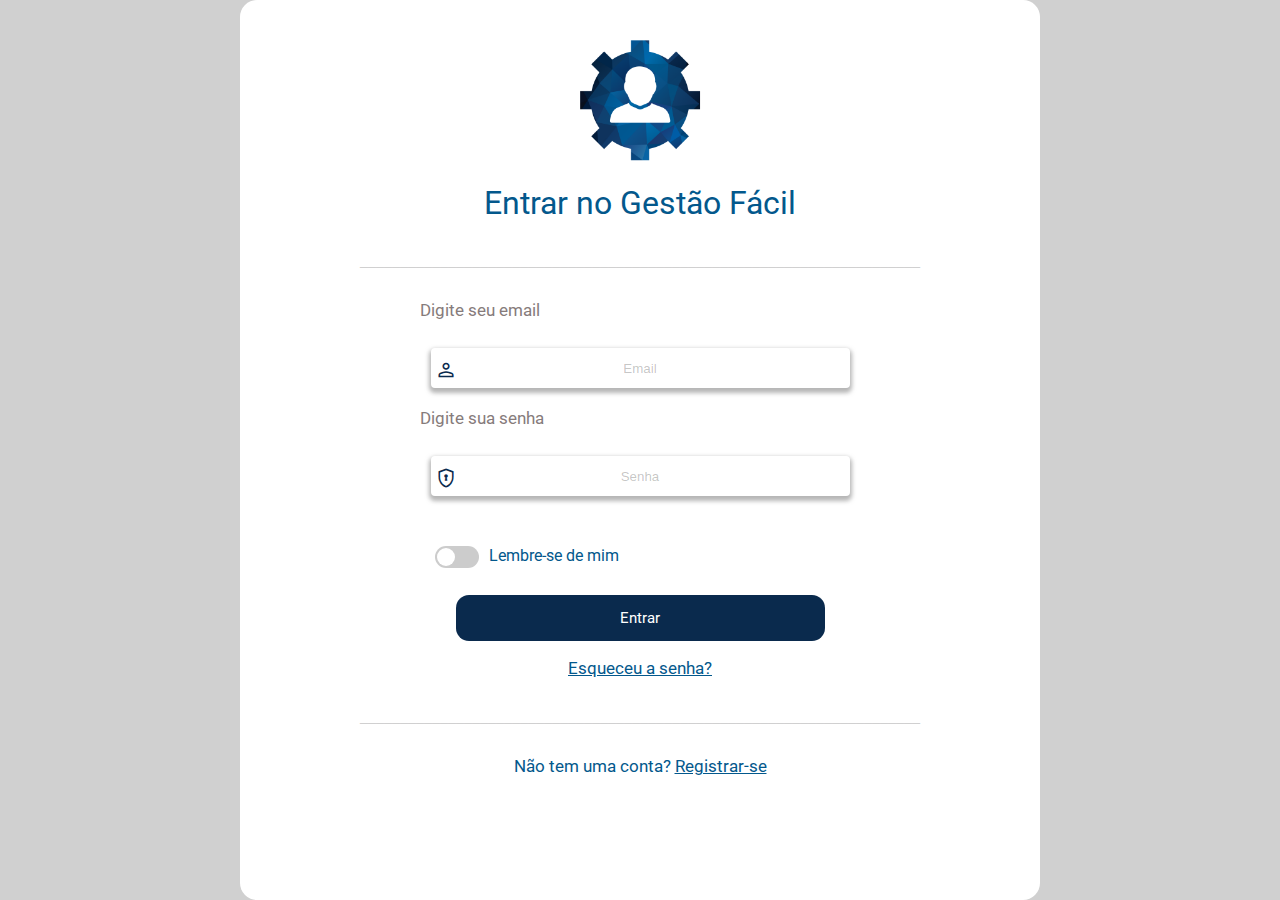
<file: index.html>
<!DOCTYPE html>
<html lang="pt-br">

<head>
    <meta charset="UTF-8">
    <meta name="viewport" content="width=device-width, initial-scale=1.0">
    <title>Tela de Login</title>
    <link rel="stylesheet" href="style.css">
    <link rel="stylesheet"
        href="https://fonts.googleapis.com/css2?family=Material+Symbols+Outlined:opsz,wght,FILL,GRAD@20..48,100..700,0..1,-50..200" />
    <link rel="stylesheet"
        href="https://fonts.googleapis.com/css2?family=Material+Symbols+Outlined:opsz,wght,FILL,GRAD@20..48,100..700,0..1,-50..200" />
    <link rel="stylesheet" href="https://fonts.googleapis.com/css2?family=Material+Symbols+Outlined:opsz,wght,FILL,GRAD@20..48,100..700,0..1,-50..200" />
</head>

<body>
    <main>
        <img src="—Pngtree—vector management icon_4165515.png" alt="logo">
        <h1>Entrar no Gestão Fácil</h1>
        <div class="info"><i class="material-symbols-outlined">info</i></div>
        <p class="alertaConta">Email ou senha incorretos. Por favor, tente novamente.</p>
        <p class="linha">______________________________________________________________________</p>
  

        <form action="cadastro.html">
            <article>

                
                <div>
                    <h3>Digite seu email</h3>
                    <i class="material-symbols-outlined">Person</i>
                    <label for="email"> </label>
                    <input type="email" name="email" id="email" placeholder="Email" class="caixa"  class="erro"  required>

                    <div>
                        <p class="alerta" id="email-required-error">Este é um campo obrigatório!</p>
                    </div>
                    <div>
                        <p class="alerta" id="email-invalid-error">Esse e-mail é inválido. O formato correto é assim:
                            exemplo@email.com</p>
                    </div>
                </div>

                <div>

                    <h3>Digite sua senha</h3>
                    <i class="material-symbols-outlined">Encrypted</i>
                    <label for="senha"> </label>
                    <input type="password" name="senha" id="senha" placeholder="Senha" class="caixa"  class="erro" required
                        minlength="8" maxlength="15" required> <br>

                    <div>
                        <p class="alerta" id="senha-required-error">Este é um campo obrigatório!</p>
                    </div>

                </div>

                <div id="lembrar">
                    <div class="container" id="lembrar">
                        <label class="switch">
                            <input type="checkbox">
                            <span class="slider"> </span>
                        </label>
                    </div>

                    <p>Lembre-se de mim</p>
                </div>



                <button id="botao" type="submit" onclick="campoObrigatorio()" >Entrar</button> <br>
            </article>
        </form>

        <a href="#" id="esqueceu" class="link">Esqueceu a senha?</a>
        <p class="linha">______________________________________________________________________</p>

        <p class="link">Não tem uma conta? <a href="#" class="link">Registrar-se</a></p>
    </main>

</body>

</html>

<script>

    document.querySelector("#botao").addEventListener("click", function (event) {
        event.preventDefault()
        let email = document.querySelector('#email').value.trim()
        let senha = document.querySelector('#senha').value

        if (email|senha === '') {

            let o = campoObrigatorio('email')
            let o2 = campoObrigatorio('senha')
            senha.classList.add('.erro');
            email.classList.add('.erro');

        } else {

            let r = validarEmail(email)
           
            if (r) {
                window.location.href = "cadastro.html"

            } else if (!r) {
                document.getElementById('email-invalid-error').style.display = "block"
                email.classList.add('.erro');
               

            } else {
                document.getElementById('email-invalid-error').style.display = "none"
        
            }

        }



    })




    function validarEmail(email) {
        const regex = /^[\w-\.]+@([\w-]+\.)+[\w-]{2,4}$/;
        return regex.test(email);

    }

    function campoObrigatorio(field) {

        document.getElementById(`${field}-required-error`).style.display = "block"
    }


   





</script>
</file>
<file: style.css>
@charset "UTF-8";

@import url('https://fonts.googleapis.com/css2?family=Roboto:ital,wght@0,100;0,300;0,400;0,500;0,700;0,900;1,100;1,300;1,400;1,500;1,700;1,900&display=swap');


/*celular*/
@media screen and (min-width: 200px) and (max-width:768px){

    body{
        background-color: white;
    }
    

    main{

        height: 600px;
        width: 400px;
    }

    h1{
        font-size: 30px;
        font-weight: bolder;
        padding-bottom: 30px;
    }

    h3{
        font-size: 15px;
    }

    .linha{
      display: none;
    }

    .caixa{
        margin-top: 20px;
        width: 10px;
        height: 40px;
    }

    button{
        width: 350px;
        height: 40px;
        padding: 10px;
    }

    .alertaConta{
        padding: 10px;
        padding-left: 35px;
        width: 102%;
        font-size: 15px;
       
    }
    

    .info > i {
        position: relative;
        left: -45%;
        margin-left: -6px;

        
        
    }

  
}

/*tablet*/
@media screen and (min-width: 768px) and (max-width:1000px){

    body{
        background-color: #D0D0D0;
    }

    main{

        height: 900px;
        width: 800px;
    }

    form{
        width: 441px;
        height: 328px;
    }
    .caixa{
        margin-top: 20px;
        width: 419px;
        height: 40px;
    }

    button{
        width: 369px;
        height: 46px;
        padding: 10px;
    }

    hr{
        padding-top: 20px; 
    }

    img{
        padding-top: 20px;
    }

    .alertaConta{
        padding: 10px;
        padding-left: 35px;
        width: 83%;
    }
    

    .info > i {
        position: relative;
        left: -39%;
        margin-left: -6px;
        
    }
    
}

/*computador*/
@media screen and (min-width:1000px){

    body{
        background-color: #D0D0D0;
    }

    main{

        height: 900px;
        width: 800px;
    }
    form{
        width: 441px;
        height: 328px;
    }

    .caixa{
        margin-top: 20px;
        width: 419px;
        height: 40px;
    }

    button{
        width: 369px;
        height: 46px;
        padding: 10px;
    }
    hr{
        padding-top: 20px; 
    }

    img{
        padding-top: 20px;
    }

    .alertaConta{
        padding: 10px;
        padding-left: 35px;
        width: 83%;
    }
    

    .info > i {
        position: relative;
        left: -39%;
        margin-left: -6px;
        
    }
}

.material-symbols-outlined {
  font-variation-settings:
  'FILL' 0,
  'wght' 300,
  'GRAD' 0,
  'opsz' 24
}

.material-symbols-outlined {
  font-variation-settings:
  'FILL' 0,
  'wght' 300,
  'GRAD' 0,
  'opsz' 24
}

.material-symbols-outlined-info {
  font-variation-settings:
  'FILL' 0,
  'wght' 400,
  'GRAD' 0,
  'opsz' 24
}



:root{
    --fonte-padrao: Roboto, sans-serif;
    --cor1: #0A2A4D;
    --cor2:  #03588C;
}

* {
    margin: 0;
    padding: 0;
    box-sizing: border-box;
}

img{
    width: 20%;
}


h1{

text-align: center;
font-family: var(--fonte-padrao);
font-weight:normal;
color: var(--cor2); 
margin-bottom: 20px;

}

.linha{
    text-align: center;
    margin-bottom: 30px;
    margin-top: 30px;
    color:#D0D0D0;

}

p{
    text-align: center;
    margin-bottom: 30px;
    margin-top: 30px;

}

body{
    
    height: 100vh;
    display: flex;
    justify-content: center;
    align-items: center;
}

main {
    background-color: #FFFF;
    border-radius: 17px;
    text-align: center;
    align-items: center;
    margin: auto;
} 

form {
    text-align: center;
    margin: auto;
    display: inline-block;
    padding: 0px;  
   
}


h3{
    text-align: left;
    padding-top: 0px;
    color: #867B7B ;
    font-family: var(--fonte-padrao);
    font-weight: normal;
    font-size: 17px;
}

.caixa{
   
    margin-top: 0px;
    margin-bottom: 20px;
    width: 419px;
    height: 40px;
   text-align: center;
    border-radius: 4px;
    border: none;
    box-shadow: 0px 3px 4px 2px  #7979798b ;
    color:var(--cor1);
   
      
}

.alerta{
    font-family: var(--fonte-padrao);
    color: red;
    display: none;

}



.alertaConta{
    font-family: var(--fonte-padrao);
    color: white;
    background-color: #CB0000;
    border-radius: 5px;
    margin: auto;
    text-align: left;
    margin-bottom: 15px;
    display: none;

}

.erro{

    border: 1px solid red;

}



i {
    position: relative;
    left: -44%;
    transform: translateY(157%);
    color: var(--cor1);
}

.info > i {
    position: relative;
    transform: translateY(155%);
    color: white;
    display: none;
  
}

input:focus{
    outline: none; /* Remove o outline padrão */
    border: none; /* Remove a borda padrão */
}



button {

    border: none;
    background-color: var(--cor1);
    color: white;
    border-radius: 13px;
    cursor: pointer;
    transition: background-color 0.3s ease;
    font-family: var(--fonte-padrao);
    font-size: 15px;
}

button:hover {
    background-color: #194c81;
}

/* botão switch*/

#lembrar{
    display:flexbox;
}


::placeholder {
    font-size: 1em;
    color: rgba(0, 0, 0, 0.245);
    padding: 5px;
  }

.container {
    display: flex;
    justify-content: left;
    align-items: left;
    padding: 10px;
    padding-left: 15px;
    padding-top: 30px;
}

.switch {
    position: relative;
    display: inline-block;
    width: 44px;
    height: 22px;
}

.switch input {
    opacity: 0;
    width: 0;
    height: 0;
}

.slider {
    position: absolute;
    cursor: pointer;
    top: 0;
    left: 0;
    right: 0;
    bottom: 0;
    background-color: #ccc;
    transition: .4s;
    border-radius: 18px;
}

.slider:before {
    position: absolute;
    content: "";
    height: 18px;
    width: 18px;
    left: 2px;
    bottom: 2px;
    background-color: white;
    transition: .4s;
    border-radius: 50%;
}

input:checked + .slider {
    background-color: var(--cor1);
}

input:checked + .slider:before {
    transform: translateX(22px);
}

#lembrar{
    display: flex;
   font-family: var(--fonte-padrao);
   color:var(--cor2);
  
}


.link{
    font-size: 17px;
    font-family: var(--fonte-padrao);
    color: var(--cor2);
}

a#esqueceu{
display: block;
padding-top: 30px;
}
</file>
